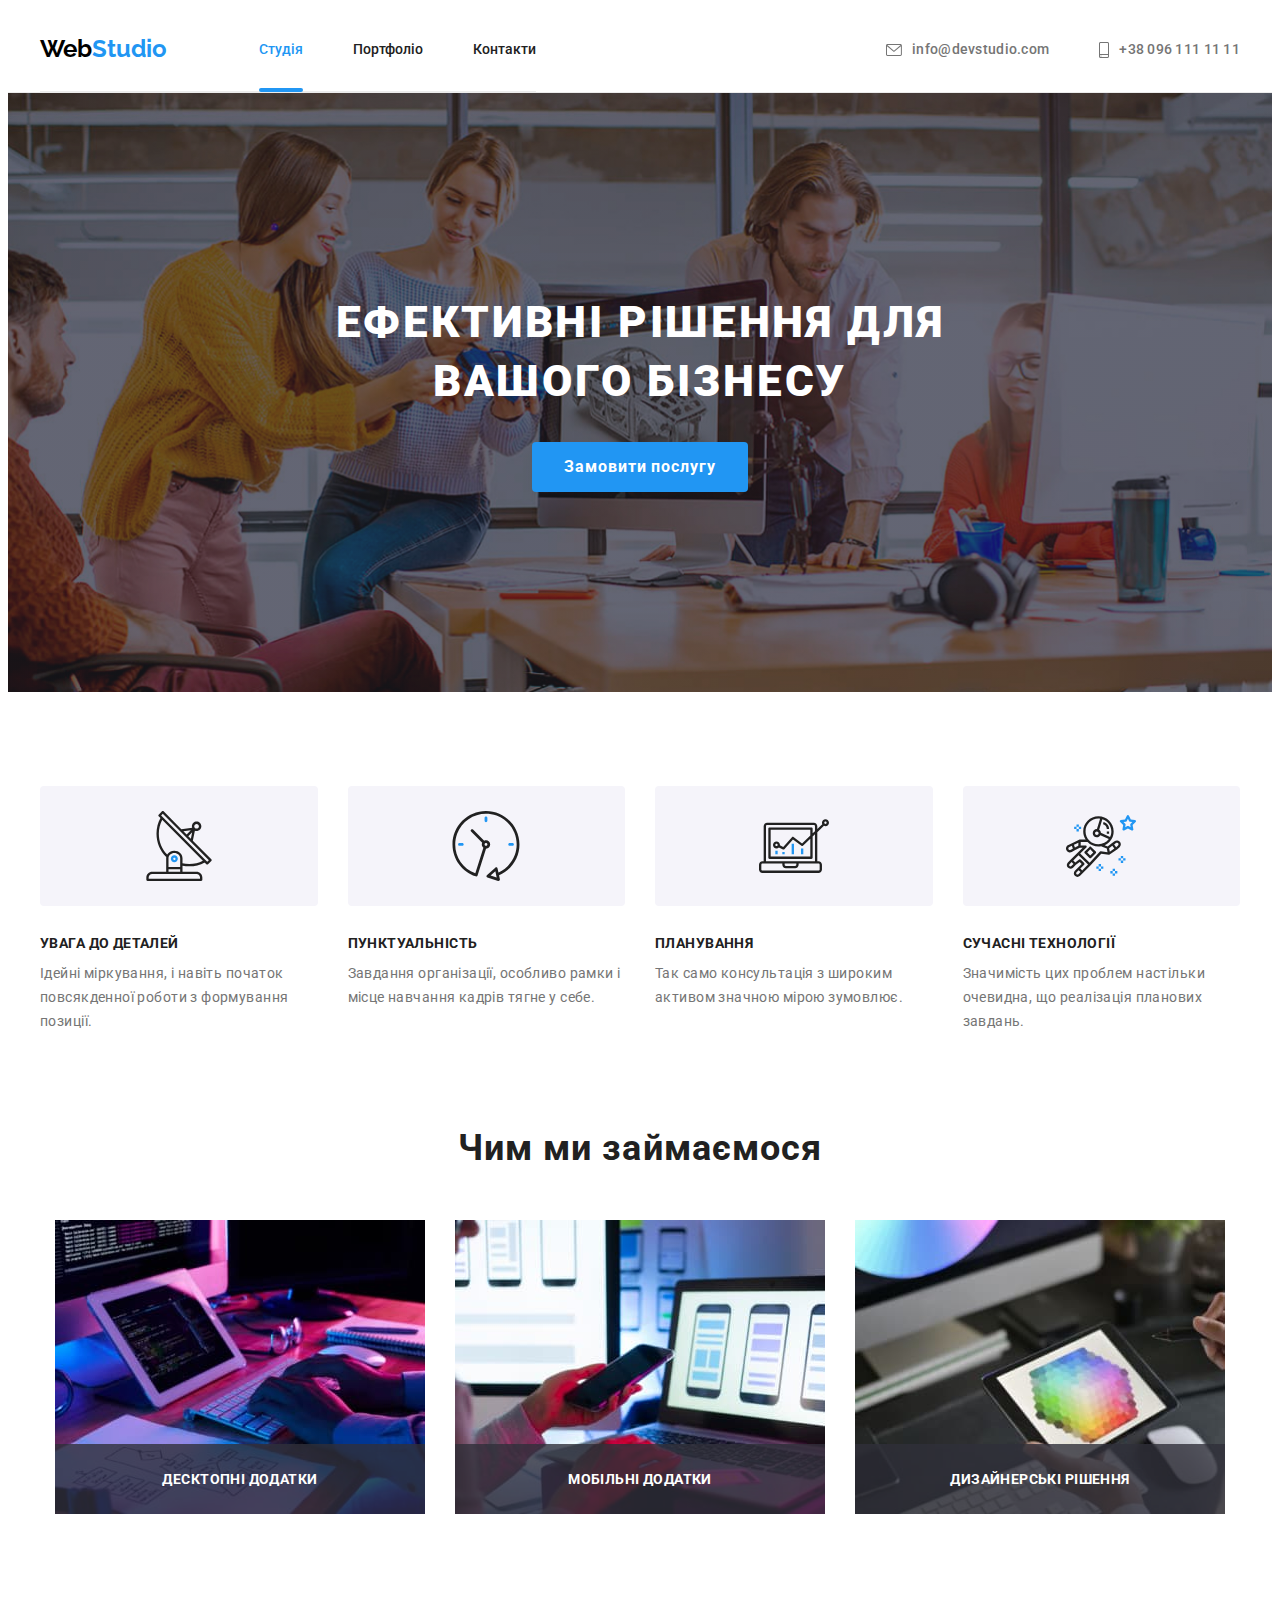
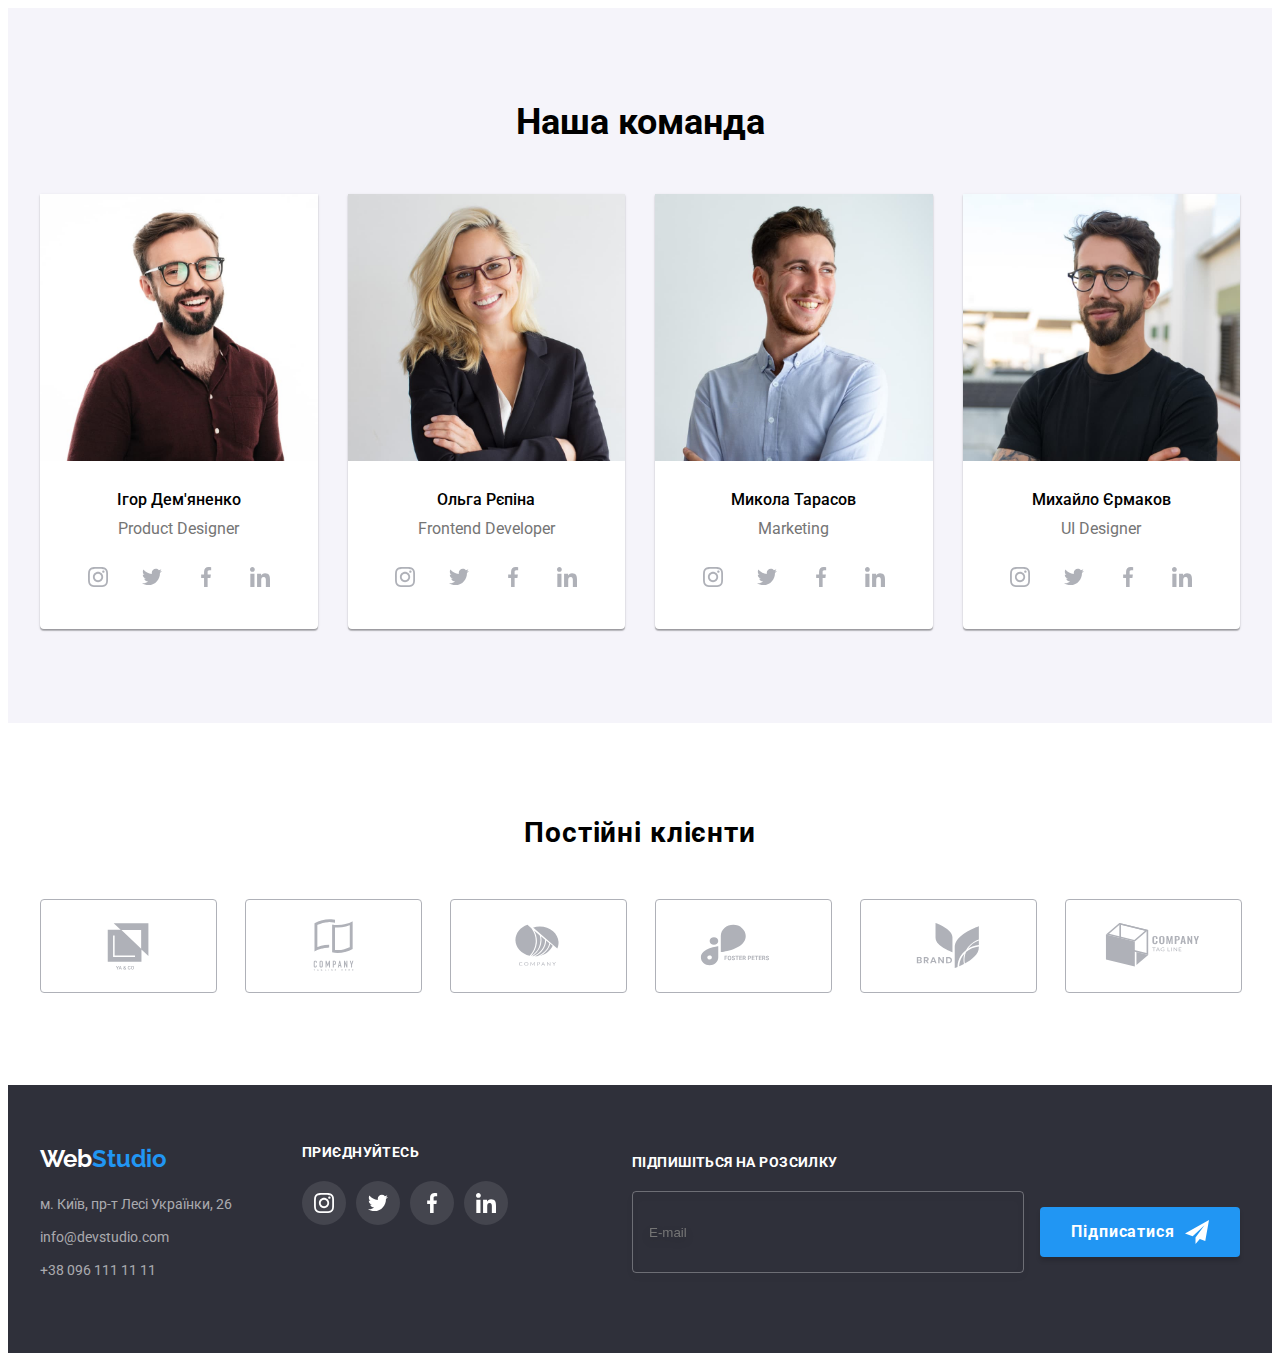
<file: index.html>
<!DOCTYPE html>
<html lang="uk">
  <head>
    <meta charset="UTF-8" />
    <meta http-equiv="X-UA-Compatible" content="IE=edge" />
    <meta name="viewport" content="width=device-width, initial-scale=1.0" />
    <title>Студія</title>
    <link rel="preconnect" href="https://fonts.googleapis.com" />
    <link rel="preconnect" href="https://fonts.gstatic.com" crossorigin />
    <link
      href="https://fonts.googleapis.com/css2?family=Raleway:wght@700&family=Roboto:wght@400;500;700;900&display=swap"
      rel="stylesheet"
    />
    <link
      rel="stylesheet"
      href="https://cdnjs.cloudflare.com/ajax/libs/modern-normalize/1.1.0/modern-normalize.min.css"
      integrity="sha512-wpPYUAdjBVSE4KJnH1VR1HeZfpl1ub8YT/NKx4PuQ5NmX2tKuGu6U/JRp5y+Y8XG2tV+wKQpNHVUX03MfMFn9Q=="
      crossorigin="anonymous"
      referrerpolicy="no-referrer"
    />
    <link rel="stylesheet" href="./css/main.min.css" />
  </head>
  <body>
    <header class="header">
      <div class="container header__container">
        <nav class="navigation">
          <a class="logo navigation__logo link" href="./index.html"
            >Web<span class="logo__item">Studio</span></a
          >
          <ul class="category list">
            <li class="category__item">
              <a
                class="category__link link current category__header"
                href="./index.html"
                >Студія</a
              >
            </li>
            <li class="category__item">
              <a
                class="category__link link category__header"
                href="./portfolio.html"
                >Портфоліо</a
              >
            </li>
            <li class="category__item">
              <a class="category__link link category__header" href="#"
                >Контакти</a
              >
            </li>
          </ul>
        </nav>
        <ul class="connect list header__connect">
          <li class="connect__top">
            <a class="connect__mail link" href="mailto:info@devstudio.com">
              <svg class="connect__icon" width="16" height="12">
                <use href="./images/symbol-defs.svg#icon-envelope"></use>
              </svg>
              info@devstudio.com</a
            >
          </li>
          <li class="connect__bottom">
            <a class="connect__tel link" href="tel:+380961111111">
              <svg class="connect__icon" width="10" height="16">
                <use href="./images/symbol-defs.svg#icon-smartphone"></use>
              </svg>
              +38 096 111 11 11
            </a>
          </li>
        </ul>
        <button
          type="button"
          class="menu-btn-open js-open-menu"
          aria-expanded="false"
          aria-controls="mobile-menu"
        >
          <svg width="40" height="40">
            <use href="./images/symbol-defs.svg#icon-menu-svg"></use>
          </svg>
        </button>
      </div>
      </div>
      <div class="mob-container js-menu-container " id="mobile-menu">
        <button type="button" class="menu-btn js-close-menu">
          <svg width="24" height="24">
            <use href="./images/symbol-defs.svg#icon-close-black"></use>
          </svg>
        </button>
        <ul class="mob-list">
          <li class="mob-item">
            <a class="mob-link link" href="./index.html">Студія</a>
          </li>
          <li class="mob-item">
            <a class="mob-link link" href="./portfolio.html">Портфоліо</a>
          </li>
          <li class="mob-item">
            <a class="mob-link link" href="">Контакти</a>
          </li>
        </ul>
        <ul class="mob-contact">
          <li class="mob-contact-item">
            <a class="mob-contact-tel link" href="tel:+380961111111">
              +38 096 111 11 11
            </a>
          </li>
          <li>
            <a class="mob-contact-mail link" href="mailto:info@devstudio.com">
              info@devstudio.com</a
            >
          </li>
        </ul>
        <ul class="mob-soc">
          <li class="mob-soc-item">
            <a class="mob-soc-link link" href="">Instagram</a>
          </li>
          <li class="mob-soc-item">
            <a class="mob-soc-link link" href="">Twitter</a>
          </li>
          <li class="mob-soc-item">
            <a class="mob-soc-link link" href="">Facebook</a>
          </li>
          <li class="mob-soc-item">
            <a class="mob-soc-link link" href="">Linkedin</a>
          </li>
        </ul>
    </header>
    <main>
      <section class="hero section-hero">
        <div class="container hero_container">
          <h1 class="hero-title">Ефективні рішення для вашого бізнесу</h1>
          <button type="button" data-modal-open class="hero-btn">
            Замовити послугу
          </button>
        </div>
      </section>
      <section class="about section">
        <div class="container">
          <ul class="picture list">
            <li class="picture__item-1">
              <div class="picture__icon about__icon">
                <svg
                  class=""
                  width="70"
                  height="70"
                >
                  <use href="./images/symbol-defs.svg#icon-antenna"></use>
                </svg>
              </div>
              <h3 class="picture__title about__picture">Увага до деталей</h3>
              <p class="picture__text">
                Ідейні міркування, і навіть початок повсякденної роботи з
                формування позиції.
              </p>
            </li>
            <li class="picture__item-2">
              <div class="picture__icon about__icon">
                <svg
                  class=""
                  width="70"
                  height="70"
                >
                  <use href="./images/symbol-defs.svg#icon-clock"></use>
                </svg>
              </div>
              <h3 class="picture__title about__picture">Пунктуальність</h3>
              <p class="picture__text">
                Завдання організації, особливо рамки і місце навчання кадрів
                тягне у себе.
              </p>
            </li>
            <li class="picture__item-3">
              <div class="picture__icon about__icon">
                <svg
                  class=""
                  width="70"
                  height="70"
                >
                  <use href="./images/symbol-defs.svg#icon-diagram"></use>
                </svg>
              </div>
              <h3 class="picture__title about__picture">Планування</h3>
              <p class="picture__text">
                Так само консультація з широким активом значною мірою зумовлює.
              </p>
            </li>
            <li class="picture__item-4">
              <div class="picture__icon about__icon">
                <svg
                  class=""
                  width="70"
                  height="70"
                >
                  <use href="./images/symbol-defs.svg#icon-astronaut"></use>
                </svg>
              </div>
              <h3 class="picture__title about__picture">Сучасні технології</h3>
              <p class="picture__text">
                Значимість цих проблем настільки очевидна, що реалізація
                планових завдань.
              </p>
            </li>
          </ul>
        </div>
      </section>
      <section class="work section-work">
        <div class="container">
          <h2 class="work-title">Чим ми займаємося</h2>
          <ul class="card list">
            <li class="card__item">
              <img
                src="./images/hw1-1-img.jpg"
                alt="робоче місце"
                width="370"
                height="294"
              />
              <p class="card__heading work__card">Десктопні додатки</p>
            </li>
            <li class="card__item">
              <img
                src="./images/hw1-2-img.jpg"
                alt="робоче місце"
                width="370"
                height="294"
              />
              <p class="card__heading work__card">Мобільні додатки</p>
            </li>
            <li class="card__item">
              <img
                src="./images/hw1-3-img.jpg"
                alt="робоче місце"
                width="370"
                height="294"
              />
              <p class="card__heading work__card">Дизайнерські рішення</p>
            </li>
          </ul>
        </div>
      </section>
      <section class="team section">
        <div class="container">
          <h2 class="team-top-title">Наша команда</h2>
          <ul class="team-list list">
            <li class="team-link">
              <picture>
                <source
                  srcset="
                    ./images/team-hw1-1.jpg    1x,
                    ./images/team-hw1-1-2x.jpg 2x
                  "
                  media="(min-width: 1200px)"
                />
                <source
                  srcset="
                    ./images/team-hw1-1-img-tab.jpg    1x,
                    ./images/team-hw1-1-img-tab-2x.jpg 2x
                  "
                  media="(min-width: 768px)"
                />
                <source
                  srcset="
                    ./images/team-hw1-1-img-mob.jpg    1x,
                    ./images/team-hw1-1-img-mob-2x.jpg 2x
                  "
                  media="(max-width: 768px)"
                />
                <img
                  class="team-img"
                  src="./images/team-hw1-1.jpg"
                  alt="Ігор Дем'яненко"
                />
              </picture>
              <div class="team-content">
                <h3 class="team-title">Ігор Дем'яненко</h3>
                <p class="team-text">Product Designer</p>
              </div>
              <ul class="team-soc-list list">
                <li class="team-soc-item">
                  <a class="team-soc-link" href="">
                    <svg class="team-soc-icon" width="20" height="20">
                      <use href="./images/symbol-defs.svg#icon-instagram"></use>
                    </svg>
                  </a>
                </li>
                <li class="team-soc-item">
                  <a class="team-soc-link" href="">
                    <svg class="team-soc-icon" width="20" height="20">
                      <use href="./images/symbol-defs.svg#icon-twitter"></use>
                    </svg>
                  </a>
                </li>
                <li class="team-soc-item">
                  <a class="team-soc-link" href="">
                    <svg class="team-soc-icon" width="20" height="20">
                      <use href="./images/symbol-defs.svg#icon-facebook"></use>
                    </svg>
                  </a>
                </li>
                <li class="team-soc-item">
                  <a class="team-soc-link" href="">
                    <svg class="team-soc-icon" width="20" height="20">
                      <use href="./images/symbol-defs.svg#icon-linkedin"></use>
                    </svg>
                  </a>
                </li>
              </ul>
            </li>
            <li class="team-link">
              <picture>
                <source
                  srcset="
                    ./images/team-hw1-2.jpg    1x,
                    ./images/team-hw1-2-2x.jpg 2x
                  "
                  media="(min-width: 1200px)"
                />
                <source
                  srcset="
                    ./images/team-hw1-2-img-tab.jpg    1x,
                    ./images/team-hw1-2-img-tab-2x.jpg 2x
                  "
                  media="(min-width: 768px)"
                />
                <source
                  srcset="
                    ./images/team-hw1-2-img-mob.jpg    1x,
                    ./images/team-hw1-2-img-mob-2x.jpg 2x
                  "
                  media="(max-width: 768px)"
                />
                <img
                  class="team-img"
                  src="./images/team-hw1-2.jpg"
                  alt="Ольга Рєпіна"
                />
              </picture>
              <div class="team-content">
                <h3 class="team-title">Ольга Рєпіна</h3>
                <p class="team-text">Frontend Developer</p>
              </div>
              <ul class="team-soc-list list">
                <li class="team-soc-item">
                  <a class="team-soc-link" href="">
                    <svg class="team-soc-icon" width="20" height="20">
                      <use href="./images/symbol-defs.svg#icon-instagram"></use>
                    </svg>
                  </a>
                </li>
                <li class="team-soc-item">
                  <a class="team-soc-link" href="">
                    <svg class="team-soc-icon" width="20" height="20">
                      <use href="./images/symbol-defs.svg#icon-twitter"></use>
                    </svg>
                  </a>
                </li>
                <li class="team-soc-item">
                  <a class="team-soc-link" href="">
                    <svg class="team-soc-icon" width="20" height="20">
                      <use href="./images/symbol-defs.svg#icon-facebook"></use>
                    </svg>
                  </a>
                </li>
                <li class="team-soc-item">
                  <a class="team-soc-link" href="">
                    <svg class="team-soc-icon" width="20" height="20">
                      <use href="./images/symbol-defs.svg#icon-linkedin"></use>
                    </svg>
                  </a>
                </li>
              </ul>
            </li>
            <li class="team-link">
              <picture>
                <source
                  srcset="
                    ./images/team-hw1-3.jpg    1x,
                    ./images/team-hw1-3-2x.jpg 2x
                  "
                  media="(min-width: 1200px)"
                />
                <source
                  srcset="
                    ./images/team-hw1-3-img-tab.jpg    1x,
                    ./images/team-hw1-3-img-tab-2x.jpg 2x
                  "
                  media="(min-width: 768px)"
                />
                <source
                  srcset="
                    ./images/team-hw1-3-img-mob.jpg    1x,
                    ./images/team-hw1-3-img-mob-2x.jpg 2x
                  "
                  media="(max-width: 768px)"
                />
                <img
                  class="team-img"
                  src="./images/team-hw1-3.jpg"
                  alt="Микола Тарасов"
                />
              </picture>
              <div class="team-content">
                <h3 class="team-title">Микола Тарасов</h3>
                <p class="team-text">Marketing</p>
              </div>
              <ul class="team-soc-list list">
                <li class="team-soc-item">
                  <a class="team-soc-link" href="">
                    <svg class="team-soc-icon" width="20" height="20">
                      <use href="./images/symbol-defs.svg#icon-instagram"></use>
                    </svg>
                  </a>
                </li>
                <li class="team-soc-item">
                  <a class="team-soc-link" href="">
                    <svg class="team-soc-icon" width="20" height="20">
                      <use href="./images/symbol-defs.svg#icon-twitter"></use>
                    </svg>
                  </a>
                </li>
                <li class="team-soc-item">
                  <a class="team-soc-link" href="">
                    <svg class="team-soc-icon" width="20" height="20">
                      <use href="./images/symbol-defs.svg#icon-facebook"></use>
                    </svg>
                  </a>
                </li>
                <li class="team-soc-item">
                  <a class="team-soc-link" href="">
                    <svg class="team-soc-icon" width="20" height="20">
                      <use href="./images/symbol-defs.svg#icon-linkedin"></use>
                    </svg>
                  </a>
                </li>
              </ul>
            </li>
            <li class="team-link">
              <picture>
                <source
                  srcset="
                    ./images/team-hw1-4.jpg    1x,
                    ./images/team-hw1-4-2x.jpg 2x
                  "
                  media="(min-width: 1200px)"
                />
                <source
                  srcset="
                    ./images/team-hw1-4-img-tab.jpg    1x,
                    ./images/team-hw1-4-img-tab-2x.jpg 2x
                  "
                  media="(min-width: 768px)"
                />
                <source
                  srcset="
                    ./images/team-hw1-4-img-mob.jpg    1x,
                    ./images/team-hw1-4-img-mob-2x.jpg 2x
                  "
                  media="(max-width: 768px)"
                />
                <img
                  class="team-img"
                  src="./images/team-hw1-4.jpg"
                  alt="Михайло Єрмаков"
                />
              </picture>
              <div class="team-content">
                <h3 class="team-title">Михайло Єрмаков</h3>
                <p class="team-text">UI Designer</p>
              </div>
              <ul class="team-soc-list list">
                <li class="team-soc-item">
                  <a class="team-soc-link" href="">
                    <svg class="team-soc-icon" width="20" height="20">
                      <use href="./images/symbol-defs.svg#icon-instagram"></use>
                    </svg>
                  </a>
                </li>
                <li class="team-soc-item">
                  <a class="team-soc-link" href="">
                    <svg class="team-soc-icon" width="20" height="20">
                      <use href="./images/symbol-defs.svg#icon-twitter"></use>
                    </svg>
                  </a>
                </li>
                <li class="team-soc-item">
                  <a class="team-soc-link" href="">
                    <svg class="team-soc-icon" width="20" height="20">
                      <use href="./images/symbol-defs.svg#icon-facebook"></use>
                    </svg>
                  </a>
                </li>
                <li class="team-soc-item">
                  <a class="team-soc-link" href="">
                    <svg class="team-soc-icon" width="20" height="20">
                      <use href="./images/symbol-defs.svg#icon-linkedin"></use>
                    </svg>
                  </a>
                </li>
              </ul>
            </li>
          </ul>
        </div>
      </section>
      <section class="client section">
        <div class="container">
          <h2 class="client-title">Постійні клієнти</h2>
          <ul class="client-list list">
            <li class="client-item">
              <a class="client-link" href="">
                <svg class="client-icon" width="106" height="60">
                  <use href="./images/symbol-defs.svg#icon-Logo-1"></use>
                </svg>
              </a>
            </li>
            <li class="client-item">
              <a class="client-link" href="">
                <svg class="client-icon" width="106" height="60">
                  <use href="./images/symbol-defs.svg#icon-Logo-2"></use>
                </svg>
              </a>
            </li>
            <li class="client-item">
              <a class="client-link" href="">
                <svg class="client-icon" width="106" height="60">
                  <use href="./images/symbol-defs.svg#icon-Logo-3"></use>
                </svg>
              </a>
            </li>
            <li class="client-item">
              <a class="client-link" href="">
                <svg class="client-icon" width="106" height="60">
                  <use href="./images/symbol-defs.svg#icon-Logo-4"></use>
                </svg>
              </a>
            </li>
            <li class="client-item">
              <a class="client-link" href="">
                <svg class="client-icon" width="106" height="60">
                  <use href="./images/symbol-defs.svg#icon-Logo-4-1"></use>
                </svg>
              </a>
            </li>
            <li class="client-item">
              <a class="client-link" href="">
                <svg class="client-icon" width="106" height="60">
                  <use href="./images/symbol-defs.svg#icon-Logo-6"></use>
                </svg>
              </a>
            </li>
          </ul>
        </div>
      </section>
    </main>
    <footer class="footer">
      <div class="foter container">
        <div class="footer-box">
          <div class="footer-adress">
            <a class="footer-link link" href="./index.html"
              >Web<span class="footer-logo">Studio</span></a
            >
            <address class="footer-address">
              <ul class="footer-list list">
                <li class="footer-item">
                  <a
                    class="address-link link"
                    href="https://goo.gl/maps/CyibSN7R3VRPbVuL6"
                    target="_blank"
                    rel="noopener noreferrer"
                    >м. Київ, пр-т Лесі Українки, 26</a
                  >
                </li>
                <li class="footer-item">
                  <a class="address-link link" href="mailto:info@devstudio.com"
                    >info@devstudio.com</a
                  >
                </li>
                <li>
                  <a class="address-link link" href="tel:+380961111111"
                    >+38 096 111 11 11</a
                  >
                </li>
              </ul>
            </address>
          </div>
          <div class="footer-soc">
            <p class="footer-soc-title">приєднуйтесь</p>
            <ul class="footer-soc-list list">
              <li class="footer-soc-item">
                <a class="footer-soc-link" href="">
                  <svg class="footer-soc-icon" width="20" height="20">
                    <use href="./images/symbol-defs.svg#icon-instagram"></use>
                  </svg>
                </a>
              </li>
              <li class="footer-soc-item">
                <a class="footer-soc-link" href="">
                  <svg class="footer-soc-icon" width="20" height="20">
                    <use href="./images/symbol-defs.svg#icon-twitter"></use>
                  </svg>
                </a>
              </li>
              <li class="footer-soc-item">
                <a class="footer-soc-link" href="">
                  <svg class="footer-soc-icon" width="20" height="20">
                    <use href="./images/symbol-defs.svg#icon-facebook"></use>
                  </svg>
                </a>
              </li>
              <li class="footer-soc-item">
                <a class="footer-soc-link" href="">
                  <svg class="footer-soc-icon" width="20" height="20">
                    <use href="./images/symbol-defs.svg#icon-linkedin"></use>
                  </svg>
                </a>
              </li>
            </ul>
          </div>
        </div>
        <form class="form">
          <p class="footer-mailing-title">Підпишіться на розсилку</p>
            <input
              type="email"
              class="footer-input"
              name="user-email"
              placeholder="E-mail"
            />
            <button type="submit" class="footer-btn">
              <div class="mailing-item">
                Підписатися
                <svg width="24" height="24">
                  <use href="./images/symbol-defs.svg#icon-icon-send"></use>
                </svg>
              </div>
          </button>
        </form>
      </div>
    </footer>
    <div data-modal class="backdrop is-hidden" data-modal>
      <div class="modal">
        <button type="button" data-modal-close class="modal-button">
          <svg class="svg" width="18" height="18">
            <use href="./images/symbol-defs.svg#icon-close-black"></use>
          </svg>
        </button>
        <p class="modal-title">Залиште свої дані, ми вам передзвонимо</p>
        <form>
          <div class="modal-field">
            <label>
              <span class="modal-item">Ім'я</span>
              <div class="input-wrap">
                <input
                  type="text"
                  class="modal-input"
                  name="user-name"
                  placeholder=""
                  required
                />
                <svg class="modal-input-icon" width="18" height="18">
                  <use href="./images/symbol-defs.svg#icon-person-black"></use>
                </svg>
              </div>
            </label>
          </div>
          <label>
            <span class="modal-item">Телефон</span>
            <div class="input-wrap">
              <input
                type="tel"
                class="modal-input"
                name="user-tel"
                placeholder=""
                required
              />
              <svg class="modal-input-icon" width="18" height="18">
                <use href="./images/symbol-defs.svg#icon-phone-black"></use>
              </svg>
            </div>
          </label>
          <label>
            <span class="modal-item">Пошта</span>
            <div class="input-wrap">
              <input
                type="email"
                class="modal-input"
                name="user-"
                placeholder=""
              />
              <svg class="modal-input-icon" width="18" height="18">
                <use href="./images/symbol-defs.svg#icon-email-black"></use>
              </svg>
            </div>
          </label>
          <label>
            <span class="modal-item">Коментар</span>
            <textarea
              type="text"
              class="modal-input-bottom"
              name="user-text"
              placeholder="Введіть текст"
            ></textarea>
          </label>
          <div class="checkbox">
            <input type="checkbox" class="checkbox-text" />
            <div class="checkbox-box">
              <p class="checkbox-title">Погоджуюся з розсилкою та приймаю</p>
              <a href="" class="checkbox-link">Умови договору</a>
            </div>
          </div>
          <button type="submit" class="modal-btn">Відправити</button>
        </form>
      </div>
    </div>
    <script src="./modal.js"></script>
    <script src="./mob-modal.js"></script>
  </body>
</html>
</file>
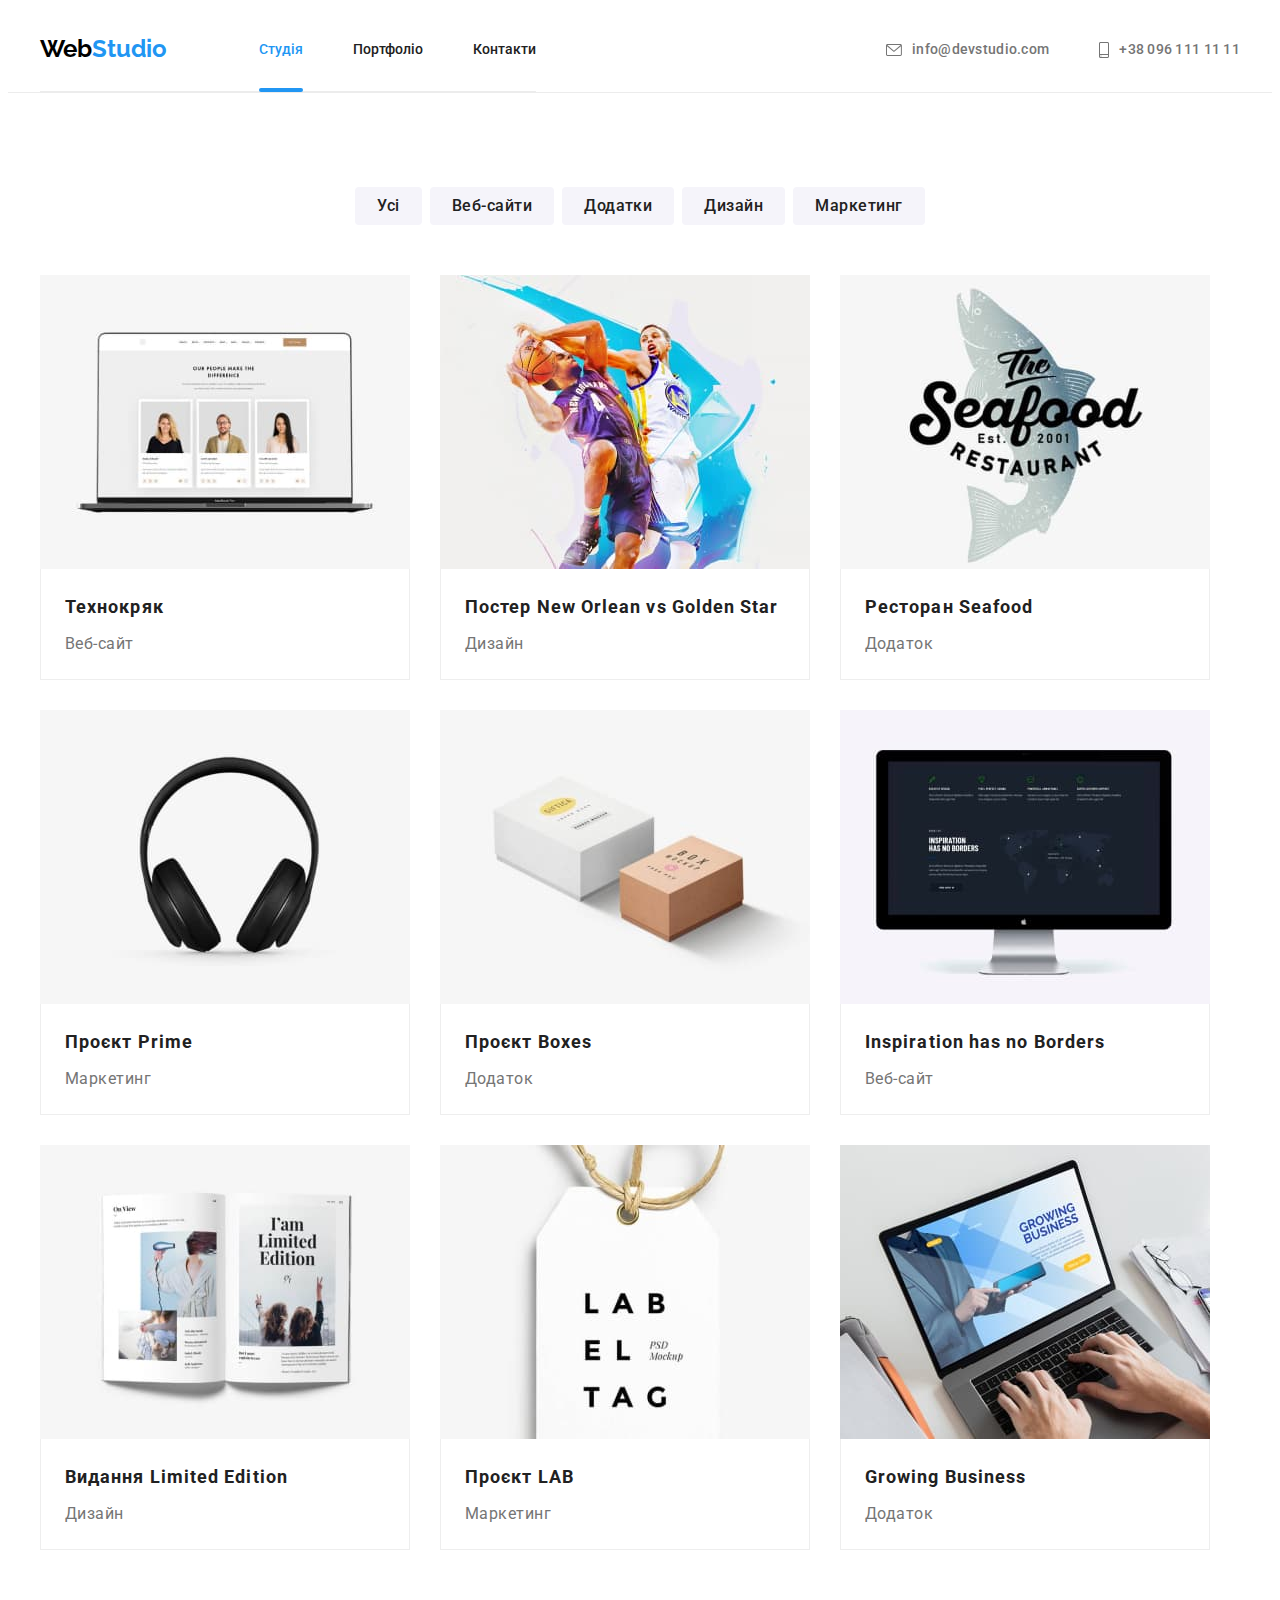
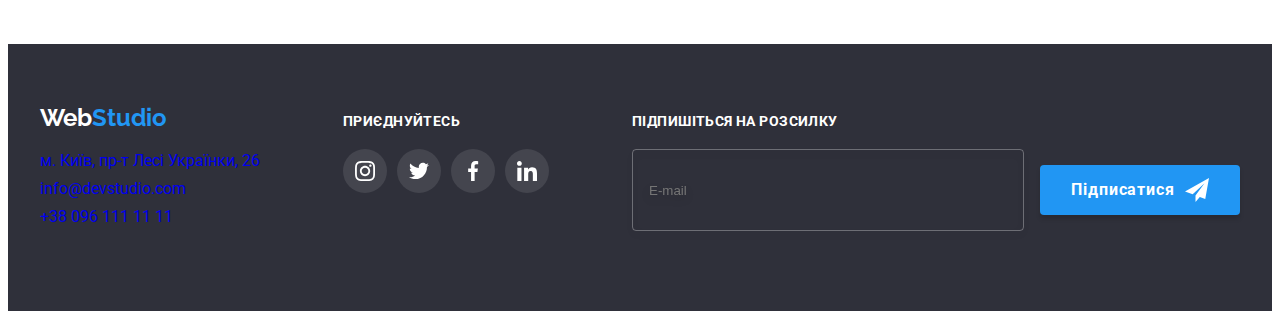
<file: portfolio.html>
<!DOCTYPE html>
<html lang="uk">
  <head>
    <meta charset="UTF-8" />
    <meta http-equiv="X-UA-Compatible" content="IE=edge" />
    <meta name="viewport" content="width=device-width, initial-scale=1.0" />
    <title>Студія</title>
    <link rel="preconnect" href="https://fonts.googleapis.com" />
    <link rel="preconnect" href="https://fonts.gstatic.com" crossorigin />
    <link
      href="https://fonts.googleapis.com/css2?family=Raleway:wght@700&family=Roboto:wght@400;500;700;900&display=swap"
      rel="stylesheet"
    />
    <link
      rel="stylesheet"
      href="https://cdnjs.cloudflare.com/ajax/libs/modern-normalize/1.1.0/modern-normalize.min.css"
      integrity="sha512-wpPYUAdjBVSE4KJnH1VR1HeZfpl1ub8YT/NKx4PuQ5NmX2tKuGu6U/JRp5y+Y8XG2tV+wKQpNHVUX03MfMFn9Q=="
      crossorigin="anonymous"
      referrerpolicy="no-referrer"
    />
    <link rel="stylesheet" href="./css/main.min.css" />
  </head>
  <body>
    <header class="header">
      <div class="container header__container">
        <nav class="navigation">
          <a class="logo navigation__logo link" href="./index.html"
            >Web<span class="logo__item">Studio</span></a
          >
          <ul class="category list">
            <li class="category__item">
              <a
                class="category__link link current category__header"
                href="./index.html"
                >Студія</a
              >
            </li>
            <li class="category__item">
              <a
                class="category__link link category__header"
                href="./portfolio.html"
                >Портфоліо</a
              >
            </li>
            <li class="category__item">
              <a class="category__link link category__header" href="#"
                >Контакти</a
              >
            </li>
          </ul>
        </nav>
        <ul class="connect list header__connect">
          <li class="connect__top">
            <a class="connect__mail link" href="mailto:info@devstudio.com">
              <svg class="connect__icon" width="16" height="12">
                <use href="./images/symbol-defs.svg#icon-envelope"></use>
              </svg>
              info@devstudio.com</a
            >
          </li>
          <li class="connect__bottom">
            <a class="connect__tel link" href="tel:+380961111111">
              <svg class="connect__icon" width="10" height="16">
                <use href="./images/symbol-defs.svg#icon-smartphone"></use>
              </svg>
              +38 096 111 11 11
            </a>
          </li>
        </ul>
        <button
          type="button"
          class="menu-btn-open js-open-menu"
          aria-expanded="false"
          aria-controls="mobile-menu"
        >
          <svg width="40" height="40">
            <use href="./images/symbol-defs.svg#icon-menu-svg"></use>
          </svg>
        </button>
      </div>
      </div>
      <div class="mob-container js-menu-container " id="mobile-menu">
        <button type="button" class="menu-btn js-close-menu">
          <svg width="24" height="24">
            <use href="./images/symbol-defs.svg#icon-close-black"></use>
          </svg>
        </button>
        <ul class="mob-list">
          <li class="mob-item">
            <a class="mob-link link" href="./index.html">Студія</a>
          </li>
          <li class="mob-item">
            <a class="mob-link link" href="./portfolio.html">Портфоліо</a>
          </li>
          <li class="mob-item">
            <a class="mob-link link" href="">Контакти</a>
          </li>
        </ul>
        <ul class="mob-contact">
          <li class="mob-contact-item">
            <a class="mob-contact-tel link" href="tel:+380961111111">
              +38 096 111 11 11
            </a>
          </li>
          <li>
            <a class="mob-contact-mail link" href="mailto:info@devstudio.com">
              info@devstudio.com</a
            >
          </li>
        </ul>
        <ul class="mob-soc">
          <li class="mob-soc-item">
            <a class="mob-soc-link link" href="">Instagram</a>
          </li>
          <li class="mob-soc-item">
            <a class="mob-soc-link link" href="">Twitter</a>
          </li>
          <li class="mob-soc-item">
            <a class="mob-soc-link link" href="">Facebook</a>
          </li>
          <li class="mob-soc-item">
            <a class="mob-soc-link link" href="">Linkedin</a>
          </li>
        </ul>
    </header>
    <main>
      <section class="section">
        <div class="container">
          <ul class="portfolio-list list">
            <li><button class="portfolio-btn" type="button">Усі</button></li>
            <li>
              <button class="portfolio-btn" type="button">Веб-сайти</button>
            </li>
            <li>
              <button class="portfolio-btn" type="button">Додатки</button>
            </li>
            <li><button class="portfolio-btn" type="button">Дизайн</button></li>
            <li>
              <button class="portfolio-btn" type="button">Маркетинг</button>
            </li>
          </ul>
          <ul class="menu-list list">
            <li>
              <a class="menu-link link" href="#">
                <div class="box">
                  <img
                    src="./images/hw2-1-img.jpg"
                    alt="фотокартка"
                    width="370"
                    height="293"
                  />
                  <p class="menu-text-box">
                    Ресурс пропонує комплексні пропозиції з різним рівнем
                    функціоналу та сервісів. Все це дозволить відвідувачу
                    отримати вичерпні відомості про компанію чи приватну особу.
                  </p>
                </div>
                <div class="menu-item">
                  <h3 class="menu-title">Технокряк</h3>
                  <p class="menu-text">Веб-сайт</p>
                </div>
              </a>
            </li>
            <li>
              <a class="menu-link link" href="#">
                <div class="box">
                  <img
                    src="./images/hw2-2-img.jpg"
                    alt="фотокартка"
                    width="370"
                    height="293"
                  />
                  <p class="menu-text-box">
                    Ресурс пропонує комплексні пропозиції з різним рівнем
                    функціоналу та сервісів. Все це дозволить відвідувачу
                    отримати вичерпні відомості про компанію чи приватну особу.
                  </p>
                </div>
                <div class="menu-item">
                  <h3 class="menu-title">Постер New Orlean vs Golden Star</h3>
                  <p class="menu-text">Дизайн</p>
                </div>
              </a>
            </li>
            <li>
              <a class="menu-link link" href="#">
                <div class="box">
                  <img
                    src="./images/hw2-3-img.jpg"
                    alt="фотокартка"
                    width="370"
                    height="293"
                  />
                  <p class="menu-text-box">
                    Ресурс пропонує комплексні пропозиції з різним рівнем
                    функціоналу та сервісів. Все це дозволить відвідувачу
                    отримати вичерпні відомості про компанію чи приватну особу.
                  </p>
                </div>
                <div class="menu-item">
                  <h3 class="menu-title">Ресторан Seafood</h3>
                  <p class="menu-text">Додаток</p>
                </div>
              </a>
            </li>
            <li>
              <a class="menu-link link" href="#">
                <div class="box">
                  <img
                    src="./images/hw2-4-img.jpg"
                    alt="фотокартка"
                    width="370"
                    height="293"
                  />
                  <p class="menu-text-box">
                    Ресурс пропонує комплексні пропозиції з різним рівнем
                    функціоналу та сервісів. Все це дозволить відвідувачу
                    отримати вичерпні відомості про компанію чи приватну особу.
                  </p>
                </div>
                <div class="menu-item">
                  <h3 class="menu-title">Проєкт Prime</h3>
                  <p class="menu-text">Маркетинг</p>
                </div>
              </a>
            </li>
            <li>
              <a class="menu-link link" href="#">
                <div class="box">
                  <img
                    src="./images/hw2-5-img.jpg"
                    alt="фотокартка"
                    width="370"
                    height="293"
                  />
                  <p class="menu-text-box">
                    Ресурс пропонує комплексні пропозиції з різним рівнем
                    функціоналу та сервісів. Все це дозволить відвідувачу
                    отримати вичерпні відомості про компанію чи приватну особу.
                  </p>
                </div>
                <div class="menu-item">
                  <h3 class="menu-title">Проєкт Boxes</h3>
                  <p class="menu-text">Додаток</p>
                </div>
              </a>
            </li>
            <li>
              <a class="menu-link link" href="#">
                <div class="box">
                  <img
                    src="./images/hw2-6-img.jpg"
                    alt="фотокартка"
                    width="370"
                    height="293"
                  />
                  <p class="menu-text-box">
                    Ресурс пропонує комплексні пропозиції з різним рівнем
                    функціоналу та сервісів. Все це дозволить відвідувачу
                    отримати вичерпні відомості про компанію чи приватну особу.
                  </p>
                </div>
                <div class="menu-item">
                  <h3 class="menu-title">Inspiration has no Borders</h3>
                  <p class="menu-text">Веб-сайт</p>
                </div>
              </a>
            </li>
            <li>
              <a class="menu-link link" href="#">
                <div class="box">
                  <img
                    src="./images/hw2-7-img.jpg"
                    alt="фотокартка"
                    width="370"
                    height="293"
                  />
                  <p class="menu-text-box">
                    Ресурс пропонує комплексні пропозиції з різним рівнем
                    функціоналу та сервісів. Все це дозволить відвідувачу
                    отримати вичерпні відомості про компанію чи приватну особу.
                  </p>
                </div>
                <div class="menu-item">
                  <h3 class="menu-title">Видання Limited Edition</h3>
                  <p class="menu-text">Дизайн</p>
                </div>
              </a>
            </li>
            <li>
              <a class="menu-link link" href="#">
                <div class="box">
                  <img
                    src="./images/hw2-8-img.jpg"
                    alt="фотокартка"
                    width="370"
                    height="293"
                  />
                  <p class="menu-text-box">
                    Ресурс пропонує комплексні пропозиції з різним рівнем
                    функціоналу та сервісів. Все це дозволить відвідувачу
                    отримати вичерпні відомості про компанію чи приватну особу.
                  </p>
                </div>
                <div class="menu-item">
                  <h3 class="menu-title">Проєкт LAB</h3>
                  <p class="menu-text">Маркетинг</p>
                </div>
              </a>
            </li>
            <li>
              <a class="menu-link link" href="#">
                <div class="box">
                  <img
                    src="./images/hw2-9-img.jpg"
                    alt="фотокартка"
                    width="370"
                    height="293"
                  />
                  <p class="menu-text-box">
                    Ресурс пропонує комплексні пропозиції з різним рівнем
                    функціоналу та сервісів. Все це дозволить відвідувачу
                    отримати вичерпні відомості про компанію чи приватну особу.
                  </p>
                </div>
                <div class="menu-item">
                  <h3 class="menu-title">Growing Business</h3>
                  <p class="menu-text">Додаток</p>
                </div>
              </a>
            </li>
          </ul>
        </div>
      </section>
    </main>
    <footer class="footer">
      <div class="foter container">
        <div class="footer-soc">
          <a class="footer-link link" href="./index.html"
            >Web<span class="footer-logo">Studio</span></a
          >
          <address class="footer-address">
            <ul class="footer-list list">
              <li class="footer-item">
                <a
                  class="footer-map link"
                  href="https://goo.gl/maps/CyibSN7R3VRPbVuL6"
                  target="_blank"
                  rel="noopener noreferrer"
                  >м. Київ, пр-т Лесі Українки, 26</a
                >
              </li>
              <li class="footer-item">
                <a class="footer-mail link" href="mailto:info@devstudio.com"
                  >info@devstudio.com</a
                >
              </li>
              <li>
                <a class="footer-tel link" href="tel:+380961111111"
                  >+38 096 111 11 11</a
                >
              </li>
            </ul>
          </address>
        </div>
        <div class="footer-soc">
          <div class="foter-item">
            <p class="footer-soc-title">приєднуйтесь</p>
            <ul class="footer-soc-list list">
              <li class="footer-soc-item">
                <a class="footer-soc-link" href="">
                  <svg class="footer-soc-icon" width="20" height="20">
                    <use href="./images/symbol-defs.svg#icon-instagram"></use>
                  </svg>
                </a>
              </li>
              <li class="footer-soc-item">
                <a class="footer-soc-link" href="">
                  <svg class="footer-soc-icon" width="20" height="20">
                    <use href="./images/symbol-defs.svg#icon-twitter"></use>
                  </svg>
                </a>
              </li>
              <li class="footer-soc-item">
                <a class="footer-soc-link" href="">
                  <svg class="footer-soc-icon" width="20" height="20">
                    <use href="./images/symbol-defs.svg#icon-facebook"></use>
                  </svg>
                </a>
              </li>
              <li class="footer-soc-item">
                <a class="footer-soc-link" href="">
                  <svg class="footer-soc-icon" width="20" height="20">
                    <use href="./images/symbol-defs.svg#icon-linkedin"></use>
                  </svg>
                </a>
              </li>
            </ul>
          </div>
        </div>
        <form>
          <p class="footer-mailing-title">Підпишіться на розсилку</p>
          <input
            type="email"
            class="footer-input"
            name="user-email"
            placeholder="E-mail"
          />
          <button type="submit" class="footer-btn">
            <div class="mailing-item">
              Підписатися
              <svg width="24" height="24">
                <use href="./images/symbol-defs.svg#icon-icon-send"></use>
              </svg>
            </div>
          </button>
        </form>
      </div>
    </footer>
  </body>
</html>
</file>
<file: css/main.min.css>
p,h1,h2,h3,h4,h5,h6{margin:0}ul,ol{margin:0;padding-left:0}button{cursor:pointer}img{display:block;width:100%;max-width:100%;height:auto}body{font-family:"Roboto",sans-serif;background-color:#fff}.list{list-style:none}.link{text-decoration:none}.container{margin:0 auto;width:100%;margin-left:auto;margin-right:auto;padding-left:15px;padding-right:15px}@media screen and (min-width: 480px){.container{width:480px}}@media screen and (min-width: 768px){.container{width:768px}}@media screen and (min-width: 1200px){.container{width:1200px}}.section{padding-top:94px;padding-bottom:94px}@media screen and (max-width: 1200px){.section{padding-top:60px;padding-bottom:60px}}.section-hero{padding-top:118px;padding-bottom:118px}@media screen and (min-width: 1200px){.section-hero{padding-bottom:200px;padding-top:200px;max-width:1600px;margin:0 auto}}.section-work{padding-bottom:94px}.backdrop{position:fixed;width:100%;height:100%;top:0;left:0;background-color:rgba(0,0,0,.2);transition:visibility 250ms cubic-bezier(0.4, 0, 0.2, 1),opacity 250ms cubic-bezier(0.4, 0, 0.2, 1)}.modal{width:500px;min-height:500px;background-color:#fff;position:absolute;top:50%;left:50%;transform:translate(-50%, -50%) scale(1);transition:transform 250ms linear;padding:40px}.backdrop.is-hidden .modal{transform:translate(-50%, 50%) scaleY(0)}.is-hidden{opacity:0;visibility:hidden;pointer-events:none}.svg{transition-property:fill;transition-duration:250ms;transition-timing-function:cubic-bezier(0.4, 0, 0.2, 1)}.modal-button:hover .svg{fill:#2196f3}.modal-button{position:absolute;top:10px;right:10px;width:30px;height:30px;padding:0;background-color:#fff;border:1px solid rgba(0,0,0,.1);border-radius:50%;cursor:pointer;display:flex;align-items:center;justify-content:center;padding:0;transition-property:fill;transition-duration:250ms;transition-timing-function:cubic-bezier(0.4, 0, 0.2, 1)}.backdrop{width:100%;height:100%;left:0;top:0;box-shadow:0px 1px 3px rgba(0,0,0,.12),0px 1px 1px rgba(0,0,0,.14),0px 2px 1px rgba(0,0,0,.2);border-radius:4px}.modal-title{font-family:"Roboto";font-style:normal;font-weight:700;font-size:20px;line-height:1.15;text-align:center;letter-spacing:.03em;color:#212121;text-align:center;margin-bottom:12px}.modal-input{width:100%;height:40px;border:1px solid rgba(33,33,33,.2);border-radius:4px;padding-left:42px;outline:rgba(0,0,0,0);transition-property:border-color;transition-duration:250ms;transition-timing-function:cubic-bezier(0.4, 0, 0.2, 1)}.modal-input:focus,.modal-input:hover{border-color:#2196f3}.input-wrap{position:relative}.modal-input-icon{position:absolute;top:50%;transform:translateY(-50%);left:12px;transition-property:fill;transition-duration:250ms;transition-timing-function:cubic-bezier(0.4, 0, 0.2, 1)}.modal-input:focus+.modal-input-icon,.modal-input:hover+.modal-input-icon{fill:#2196f3}.modal-field{margin-bottom:10px}.modal-input-bottom{width:100%;height:120px;border:1px solid rgba(33,33,33,.2);border-radius:4px;margin-bottom:20px;resize:none;padding-top:12px;padding-left:16px;transition-property:border-color;transition-duration:250ms;transition-timing-function:cubic-bezier(0.4, 0, 0.2, 1)}.modal-input-bottom:focus,.modal-input-bottom:hover{border-color:#2196f3}.modal-input-bottom::-moz-placeholder{font-family:"Roboto";font-style:normal;font-weight:400;font-size:12px;line-height:1.1666666667;letter-spacing:.01em;color:rgba(117,117,117,.5)}.modal-input-bottom:-ms-input-placeholder{font-family:"Roboto";font-style:normal;font-weight:400;font-size:12px;line-height:1.1666666667;letter-spacing:.01em;color:rgba(117,117,117,.5)}.modal-input-bottom::placeholder{font-family:"Roboto";font-style:normal;font-weight:400;font-size:12px;line-height:1.1666666667;letter-spacing:.01em;color:rgba(117,117,117,.5)}.modal-item{font-family:"Roboto";font-style:normal;font-weight:400;font-size:12px;line-height:1.1666666667;letter-spacing:.01em;color:#757575;margin-bottom:4px}.checkbox{display:flex;margin-bottom:30px;justify-content:center;align-items:center}.checkbox-title{font-family:"Roboto";font-style:normal;font-weight:400;font-size:14px;line-height:1.7142857143;letter-spacing:.03em;color:#757575}.checkbox-link{font-family:"Roboto";font-style:normal;font-weight:400;font-size:14px;line-height:1.7142857143;letter-spacing:.03em;color:#2196f3}.checkbox-box{display:flex;margin-left:8px}.modal-btn{width:200px;height:50px;color:#fff;background:#2196f3;box-shadow:0px 4px 4px rgba(0,0,0,.15);border-radius:4px;margin-left:114px;border:none;transition-property:background-color;transition-duration:250ms;transition-timing-function:cubic-bezier(0.4, 0, 0.2, 1)}.modal-btn:hover,.modal-btn:focus{background-color:#188ce8}.checkbox-text{background-color:#2196f3;border-radius:2px;width:16px;height:15px;outline:none}.header{background-color:#fff;border-bottom:1px solid #ececec}.logo{padding:16px 0;text-decoration:none;font-family:Raleway,sans-serif;font-weight:700;font-size:24px;line-height:1.16;letter-spacing:.03;color:#000}.logo__item{color:#2196f3}@media screen and (min-width: 768px){.category__link{position:relative;display:block;padding:32px 0;text-decoration:none;font-weight:500;font-size:14px;line-height:1.33;color:#212121;transition:color 250ms cubic-bezier(0.4, 0, 0.2, 1)}}.category__header{padding-top:32px;padding-bottom:32px}.header__container{display:flex;align-items:center}.header__container.is-open{transform:translateX(0)}.navigation{display:flex;align-items:center;justify-content:space-between}@media screen and (min-width: 768px){.navigation{border-bottom:1px solid #ececec}}.header__connect{margin-left:218px;gap:50px}@media screen and (max-width: 768px){.category{display:none}}@media screen and (min-width: 768px){.category{display:flex;margin-left:85px;margin-top:0;margin-bottom:0;padding-left:0;list-style:none}}@media screen and (min-width: 768px){.category__item:not(:last-child){margin-right:50px}}@media screen and (min-width: 1200px){.category{margin-left:92px}}@media screen and (min-width: 768px){.connect{margin:0;margin-left:86px;padding:0;list-style:none}}@media screen and (min-width: 1200px){.connect{display:flex;margin-left:auto}}@media screen and (max-width: 768px){.connect{display:none}}.connect__mail{font-weight:500;font-size:14px;line-height:1.14;letter-spacing:.02em;color:#757575;display:flex;align-items:center;transition-property:fill,color;transition-duration:250ms;transition-timing-function:cubic-bezier(0.4, 0, 0.2, 1)}@media screen and (min-width: 768px){.connect__mail{display:block;margin-bottom:10px}}@media screen and (min-width: 1200px){.connect__mail{display:flex;margin-bottom:0}}.connect__mail:hover,.connect__mail:focus{color:#2196f3;fill:#2196f3}@media screen and (min-width: 1200px){.connect__mail .connect__tel:not(:last-child){margin-right:30px}}.connect__tel{font-weight:500;font-size:14px;line-height:1.14;letter-spacing:.02em;color:#757575;display:flex;align-items:center;transition-property:fill,color;transition-duration:250ms;transition-timing-function:cubic-bezier(0.4, 0, 0.2, 1)}.connect__tel:hover,.connect__tel:focus{color:#2196f3;fill:#2196f3}.connect__icon{align-items:center;margin-right:10px;fill:#757575;transition-property:fill;transition-duration:250ms;transition-timing-function:cubic-bezier(0.4, 0, 0.2, 1)}.connect__tel:hover .connect__icon,.connect__tel:focus .connect__icon{fill:#2196f3}.connect__mail:hover .connect__icon,.connect__mail:focus .connect__icon{fill:#2196f3}.current{color:#2196f3;position:relative}.current::after{content:"";display:block;position:absolute;left:0;bottom:-1px;width:100%;height:4px;border-radius:2px;background-color:#2196f3}.mob-container{position:fixed;z-index:1;top:0;width:100%;height:100%;padding:48px 40px;display:flex;flex-direction:column;background-color:#fff;transform:translateX(100%);transition-duration:250ms;transition-timing-function:cubic-bezier(0.4, 0, 0.2, 1)}.mob-soc{display:flex;flex-wrap:wrap;row-gap:10px;padding-top:64px;padding-left:0;list-style:none}.mob-soc-item:not(:last-child){border-right:1px solid rgba(33,33,33,.2);padding-right:10px;margin-right:10px}.mob-soc-link{font-weight:500;font-size:18px;line-height:1.22;color:#2196f3}.mob-container .menu-btn{position:absolute;top:10px;right:15px}.menu-btn-open{margin-left:auto;min-height:40px;min-width:40px;display:block;align-items:center;justify-content:center;padding:0;background-color:rgba(0,0,0,0);cursor:pointer;border:none;border-radius:50%;outline:none}@media screen and (min-width: 768px){.menu-btn-open{display:none}}.menu-btn{margin-left:auto;min-height:40px;min-width:40px;display:block;align-items:center;justify-content:center;padding:0;background-color:rgba(0,0,0,0);cursor:pointer;border:none;border-radius:50%;outline:none}.mob-list{margin:0;padding-left:0;list-style:none}.mob-item:not(:last-child){margin-bottom:32px}.mob-contact-item:not(:last-child){margin-bottom:32px}.mob__link.current{color:#2196f3}.mob-link{font-weight:500;font-size:40px;line-height:1.17;text-decoration:none;color:#212121}.mob-contact{padding-left:0;list-style:none;margin-top:auto}.mob-contact-item.mobile__authentication-item:not(:last-child){margin-bottom:32px}.mob-contact-tel{font-weight:500;font-size:34px;line-height:1.17;text-decoration:none;color:#2196f3}.mob-contact-mail{font-weight:500;font-size:24px;line-height:1.16;text-decoration:none;color:#757575}.mob-container.is-open{transform:translateX(0)}.hero_container{padding:0;width:100%}.hero{background-color:#2f303a;background-image:linear-gradient(rgba(47, 48, 58, 0.4), rgba(47, 48, 58, 0.4)),url(../images/hero-bg-mob.jpg);background-repeat:no-repeat;background-position:center;background-size:cover;flex-grow:1}@media(min-device-pixel-ratio: 2),(-webkit-min-device-pixel-ratio: 2),(min-resolution: 192dpi),(min-resolution: 2dppx){.hero{background-image:linear-gradient(rgba(47, 48, 58, 0.4), rgba(47, 48, 58, 0.4)),url(../images/hero-bg-mob-2x.jpg)}}@media screen and (min-width: 768px){.hero{background-image:linear-gradient(rgba(47, 48, 58, 0.4), rgba(47, 48, 58, 0.4)),url(../images/hero-bg-tab.jpg)}}@media screen and (min-width: 768px)and (min-device-pixel-ratio: 2),screen and (min-width: 768px)and (-webkit-min-device-pixel-ratio: 2),screen and (min-width: 768px)and (min-resolution: 192dpi),screen and (min-width: 768px)and (min-resolution: 2dppx){.hero{background-image:linear-gradient(rgba(47, 48, 58, 0.4), rgba(47, 48, 58, 0.4)),url(../images/hero-bg-tab-2x.jpg)}}@media screen and (min-width: 1200px){.hero{background-image:linear-gradient(rgba(47, 48, 58, 0.4), rgba(47, 48, 58, 0.4)),url(../images/hero-bg.jpg)}}@media screen and (min-width: 1200px)and (min-device-pixel-ratio: 2),screen and (min-width: 1200px)and (-webkit-min-device-pixel-ratio: 2),screen and (min-width: 1200px)and (min-resolution: 192dpi),screen and (min-width: 1200px)and (min-resolution: 2dppx){.hero{background-image:linear-gradient(rgba(47, 48, 58, 0.4), rgba(47, 48, 58, 0.4)),url(../images/hero-bg-2x.jpg)}}.hero-title{font-weight:900;font-size:26px;line-height:1.6153846154;text-align:center;letter-spacing:.06em;text-transform:uppercase;color:#fff;max-width:360px;margin:0 auto;margin-bottom:30px}@media screen and (min-width: 1200px){.hero-title{font-size:44px;line-height:1.36;max-width:696px}}.hero-btn{font-family:inherit;font-weight:700;font-size:16px;line-height:1.87;display:flex;align-items:center;text-align:center;letter-spacing:.06em;color:#fff;min-width:216px;height:50px;margin:0 auto;justify-content:center;border:none;border-radius:4px}.hero-button{padding-right:492px;padding-left:492px}.hero-btn{background-color:#2196f3;transition-property:background-color;transition-duration:250ms;transition-timing-function:cubic-bezier(0.4, 0, 0.2, 1)}.hero-btn:hover,.hero-btn:focus{background-color:#188ce8}.picture__title{font-weight:700;font-size:14px;line-height:1.14;letter-spacing:.03em;text-transform:uppercase;color:#212121;margin-bottom:10px}@media screen and (max-width: 768px){.picture__title{text-align:center}}.about__picture{margin-bottom:10px}.picture__text{font-weight:400;font-size:14px;line-height:1.71;letter-spacing:.03em;color:#757575}.picture__text{width:270;height:72}.picture{display:flex;flex-wrap:wrap;gap:30px;padding-left:0}@media screen and (min-width: 768px){.picture__item-1{width:354px}}@media screen and (max-width: 768px){.picture__item-1{width:450px}}@media screen and (min-width: 1200px){.picture__item-1{width:calc((100% - 90px)/4)}}.picture__item-2{width:354px}@media screen and (min-width: 768px){.picture__item-2{width:354px}}@media screen and (max-width: 768px){.picture__item-2{width:450px}}@media screen and (min-width: 1200px){.picture__item-2{width:calc((100% - 90px)/4)}}.picture__item-3{width:354px}@media screen and (min-width: 768px){.picture__item-3{width:354px}}@media screen and (max-width: 768px){.picture__item-3{width:450px}}@media screen and (min-width: 1200px){.picture__item-3{width:calc((100% - 90px)/4)}}.picture__item-4{width:354px}@media screen and (min-width: 768px){.picture__item-4{width:354px}}@media screen and (max-width: 768px){.picture__item-4{width:450px}}@media screen and (min-width: 1200px){.picture__item-4{width:calc((100% - 90px)/4)}}.picture__icon{display:flex;justify-content:center;align-items:center;width:100%;height:120px;margin-bottom:30px;border-radius:4px;background-color:#f5f4fa}.work-title{font-weight:700;font-size:36px;line-height:1.16;text-align:center;letter-spacing:.03em;color:#212121;margin-bottom:50px}@media screen and (max-width: 1200px){.work{display:none}}.card{display:flex;justify-content:center;gap:30px}.card__item{position:relative}.card__heading{position:absolute;bottom:0;width:100%;font-weight:700;font-size:14px;line-height:1.1428571429;text-align:center;letter-spacing:.03em;text-transform:uppercase;color:#fff;background-color:rgba(47,48,58,.8)}.work__card{padding-top:27px;padding-bottom:27px}.team{background-color:#f5f4fa}.team-link{background-color:#fff;box-shadow:0px 1px 3px rgba(0,0,0,.12),0px 1px 1px rgba(0,0,0,.14),0px 2px 1px rgba(0,0,0,.2);border-radius:0px 0px 4px 4px;width:100%}@media screen and (min-width: 768px){.team-link{width:calc((100% - 30px)/2)}}@media screen and (min-width: 1200px){.team-link{width:calc((100% - 90px)/4)}}.team-img{margin-bottom:30px}.team-top-title{margin:0 auto;margin-bottom:30px;font-weight:700;font-size:28px;line-height:1.17;text-align:center}@media screen and (min-width: 1200px){.team-top-title{font-size:36px;line-height:1.16;margin-bottom:50px}}.team-title{text-align:center;margin:0 auto;margin-bottom:10px;font-weight:500;font-size:16px;line-height:1.18}.team-text{text-align:center;margin:0 auto;font-size:16px;line-height:1.18;color:#757575}.team-content{padding-bottom:16px}.team-list{display:flex;flex-wrap:wrap;gap:30px}.team-soc-link{width:44px;height:44px;border-radius:50%;background-color:#fff;display:flex;align-items:center;justify-content:center;transition-property:background-color;transition-duration:250ms;transition-timing-function:cubic-bezier(0.4, 0, 0.2, 1)}.team-soc-link:hover,.team-soc-link:focus{background-color:#2196f3}.team-soc-icon{fill:#afb1b8;transition-property:fill;transition-duration:250ms;transition-timing-function:cubic-bezier(0.4, 0, 0.2, 1)}.team-soc-link:hover .team-soc-icon,.team-soc-link:focus .team-soc-icon{fill:#fff}.team-soc-list{display:flex;justify-content:center;gap:10px;padding-bottom:30px}.client-title{margin:0 auto;margin-bottom:30px;font-weight:700;font-size:28px;line-height:1.17;text-align:center;letter-spacing:.03em}@media screen and (min-width: 1200px){.client-title{margin-bottom:50px}}.client-item{height:92px;width:210px;width:calc((100% - 30px)/2)}@media screen and (min-width: 768px){.client-item{width:calc((100% - 60px)/3);width:226}}@media screen and (min-width: 1200px){.client-item{width:calc((100% - 150px)/6);width:170}}.client-list{display:flex;justify-content:center;flex-wrap:wrap;gap:30px}.client-link{display:flex;align-items:center;justify-content:center;border-radius:4px;border:1px solid #afb1b8;width:100%;height:100%;color:#afb1b8;transition-property:border-color;transition-duration:250ms;transition-timing-function:cubic-bezier(0.4, 0, 0.2, 1)}.client-link:hover,.client-link:focus{border-color:#2196f3}.client-icon{fill:currentColor;transition-property:fill;transition-duration:250ms;transition-timing-function:cubic-bezier(0.4, 0, 0.2, 1)}.client-link:hover .client-icon,.client-link:focus .client-icon{fill:#2196f3}.footer{background-color:#2f303a;padding-top:60px;padding-bottom:60px}.footer-logo{color:#2196f3}@media screen and (min-width: 1200px){.footer-link{display:flex;font-size:26px;line-height:1.19}}.footer-item:not(:last-child){margin-bottom:9px}.footer-list{margin:0;padding-left:0;list-style:none}.footer-link{display:block;text-decoration:none;font-family:Raleway,sans-serif;color:#fff;font-weight:700;font-size:24px;line-height:1.16}@media screen and (max-width: 1200px){.footer-link{text-align:center}}.address-link{text-decoration:none;font-size:14px;line-height:1.71;color:rgba(255,255,255,.6)}.footer-soc-title{margin:0 auto;font-weight:700;font-size:14px;line-height:1.14;letter-spacing:.03em;text-transform:uppercase;color:#fff;text-align:center}.footer-soc-list{display:flex;justify-content:center;margin-top:20px;padding-left:0;list-style:none}.foter{align-items:baseline}@media screen and (min-width: 1200px){.foter{display:flex;justify-content:space-between}}.footer-soc-item{display:flex;justify-content:center;align-items:center;width:44px;height:44px;border-radius:50%;background:rgba(255,255,255,.1);transition:background-color 250ms cubic-bezier(0.4, 0, 0.2, 1)}.foter-soc-item:not(:last-child){margin-right:10px}.footer-soc{margin-top:60px}.footer-soc-link{display:flex}.footer-soc-list{gap:10px}.footer-soc-icon{fill:#fff}.footer-address{text-align:center;margin-top:20px;font-style:normal}.footer-mailing-title{font-weight:700;font-size:14px;line-height:1.14;letter-spacing:.03em;text-transform:uppercase;color:#fff;margin-bottom:20px}@media screen and (max-width: 1200px){.footer-mailing-title{text-align:center}}.mailing-item{font-family:"Roboto";font-style:normal;font-weight:700;font-size:16px;line-height:1.875;display:flex;align-items:center;justify-content:center;text-align:center;letter-spacing:.06em;color:#fff;gap:10px}.footer-input{width:100%;height:50px;padding:15px 16px;margin-bottom:20px;border:1px solid rgba(255,255,255,.3);filter:drop-shadow(0px 4px 4px rgba(0, 0, 0, 0.15));border-radius:4px;outline:none;background:none}.footer-btn{width:200px;height:50px;color:#fff;background:#2196f3;box-shadow:0px 4px 4px rgba(0,0,0,.15);border-radius:4px;margin-left:12px;border:none}@media screen and (max-width: 1200px){.footer-btn{display:block}}@media screen and (min-width: 1200px){.footer-btn{margin-left:12px}}@media screen and (max-width: 1200px){.footer-box{margin-bottom:60px}}@media screen and (min-width: 768px){.footer-box{display:flex;justify-content:center;gap:165px}}@media screen and (min-width: 1200px){.footer-box{gap:70px}}@media screen and (min-width: 1200px){.footer__address{display:block;margin-left:0;margin-right:80px;justify-content:left}}@media screen and (min-width: 768px){.footer-soc{margin-top:0}}@media screen and (max-width: 1200px){.form{display:flex;flex-direction:column;align-items:center}}@media screen and (min-width: 768px){.footer-input{width:450px}}@media screen and (min-width: 1200px){.footer-input{width:358px}}@media screen and (min-width: 1200px){.footer-address{text-align:left}}@media screen and (min-width: 1200px){.footer-soc-title{text-align:left}}.menu-title{font-weight:700;font-size:18px;line-height:2;letter-spacing:.06em;color:#212121;margin-bottom:4px}.menu-text{font-weight:400;font-size:16px;line-height:30px;letter-spacing:.03em;color:#757575}.menu-list{display:flex;flex-wrap:wrap;gap:30px;flex-basis:calc((100% - 60px)/3)}.menu-link{display:block;transition-property:box-shadow;transition-duration:250ms;transition-timing-function:cubic-bezier(0.4, 0, 0.2, 1)}.menu-link:hover,.menu-link:focus{box-shadow:0px 1px 1px rgba(0,0,0,.12),0px 4px 4px rgba(0,0,0,.06),1px 4px 6px rgba(0,0,0,.16)}.menu-item{padding:20px 24px;border:1px solid #eee;border-top:none}.menu-text-box{position:absolute;bottom:0;left:0;width:100%;height:100%;padding:63px 24px;font-weight:400;font-size:18px;line-height:1.5555555556;letter-spacing:.03em;color:#fff;background-color:rgba(33,150,243,.9);transform:translateY(100%);transition:transform 250ms cubic-bezier(0.4, 0, 0.2, 1)}.menu-link:hover .menu-text-box{transform:translateY(0)}.box{position:relative;overflow:hidden}.portfolio-btn{font-family:"Roboto",sans-serif;font-style:normal;font-weight:500;font-size:16px;line-height:1.62;text-align:center;letter-spacing:.03em;color:#212121;transition-property:color,background-color;transition-duration:250ms;transition-timing-function:cubic-bezier(0.4, 0, 0.2, 1)}.portfolio-btn{background-color:#f5f4fa;border:none;padding:6px 22px;border-radius:4px;transition-property:color,background-color;transition-duration:250ms;transition-timing-function:cubic-bezier(0.4, 0, 0.2, 1)}.portfolio-btn:hover,.portfolio-btn:focus{color:#fff;background-color:#2196f3}.portfolio-list{display:flex;justify-content:center;gap:8px;margin-bottom:50px}/*# sourceMappingURL=main.min.css.map */
</file>
